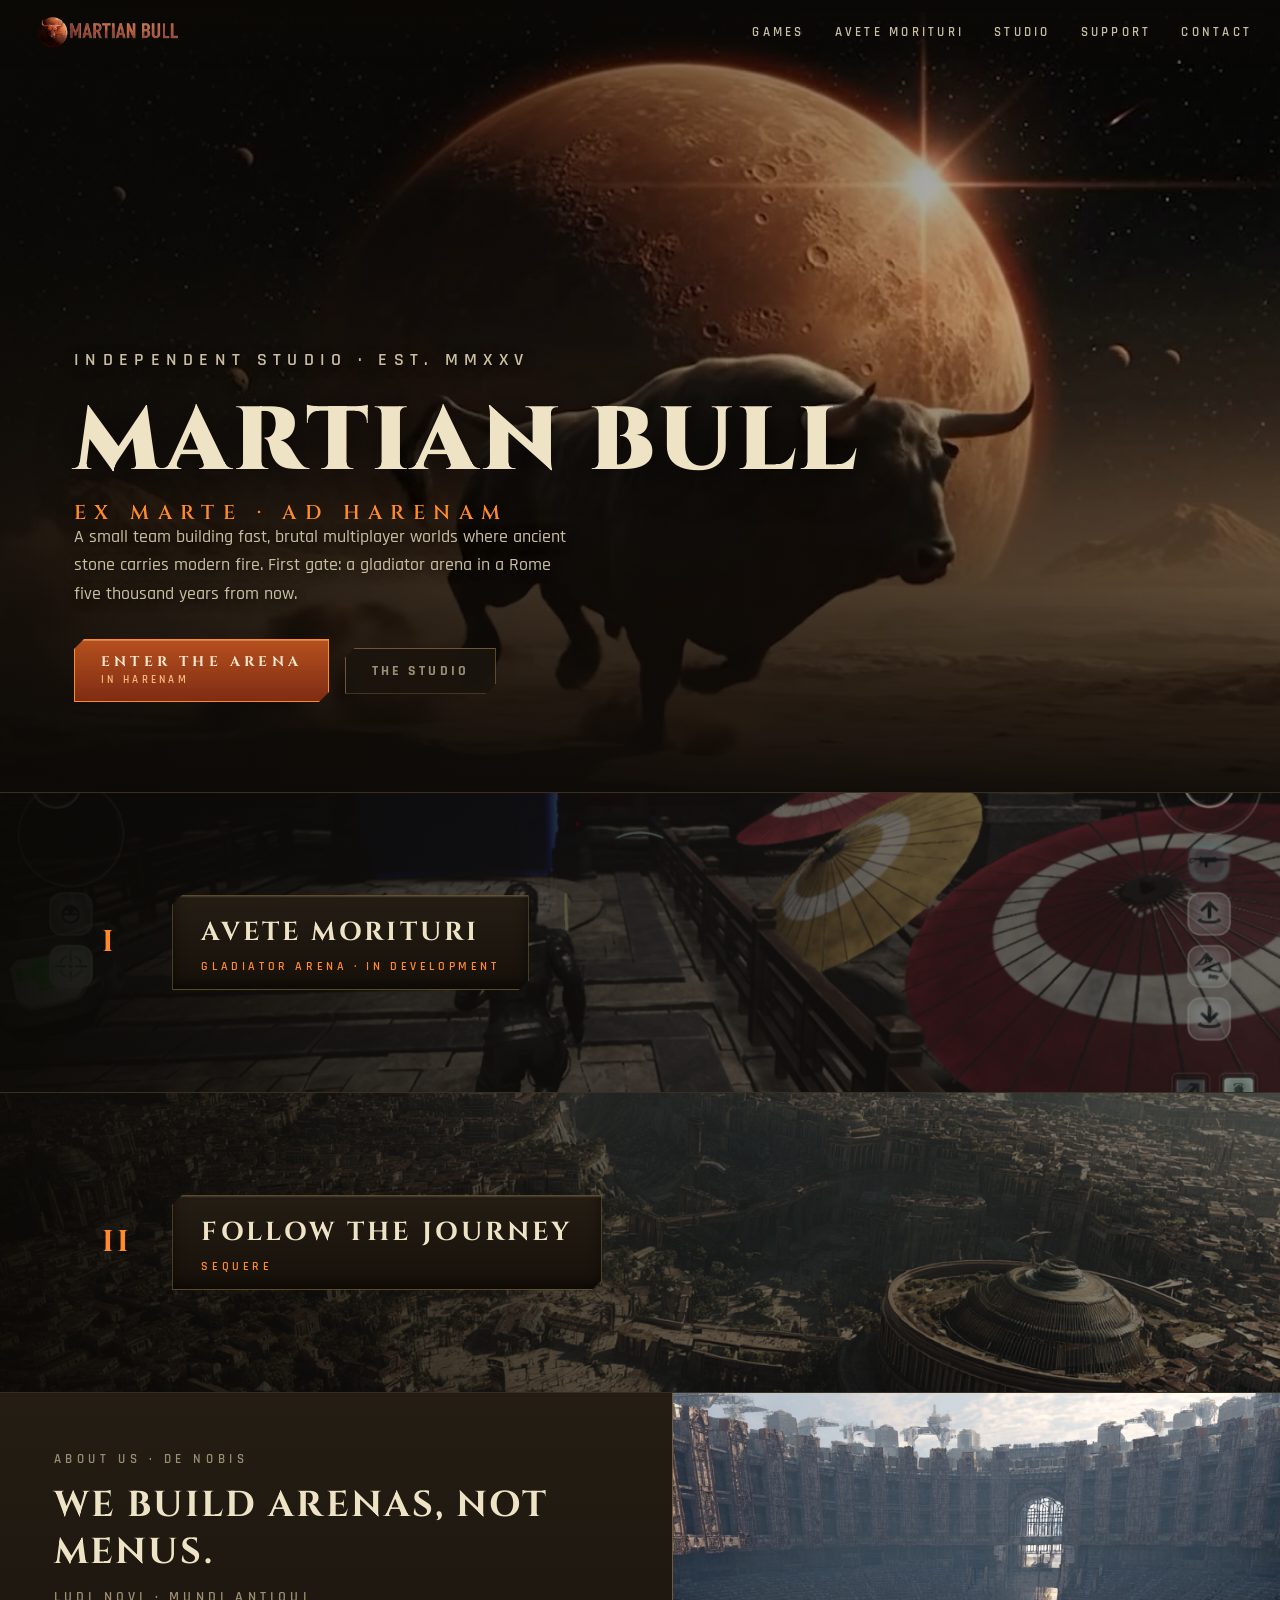
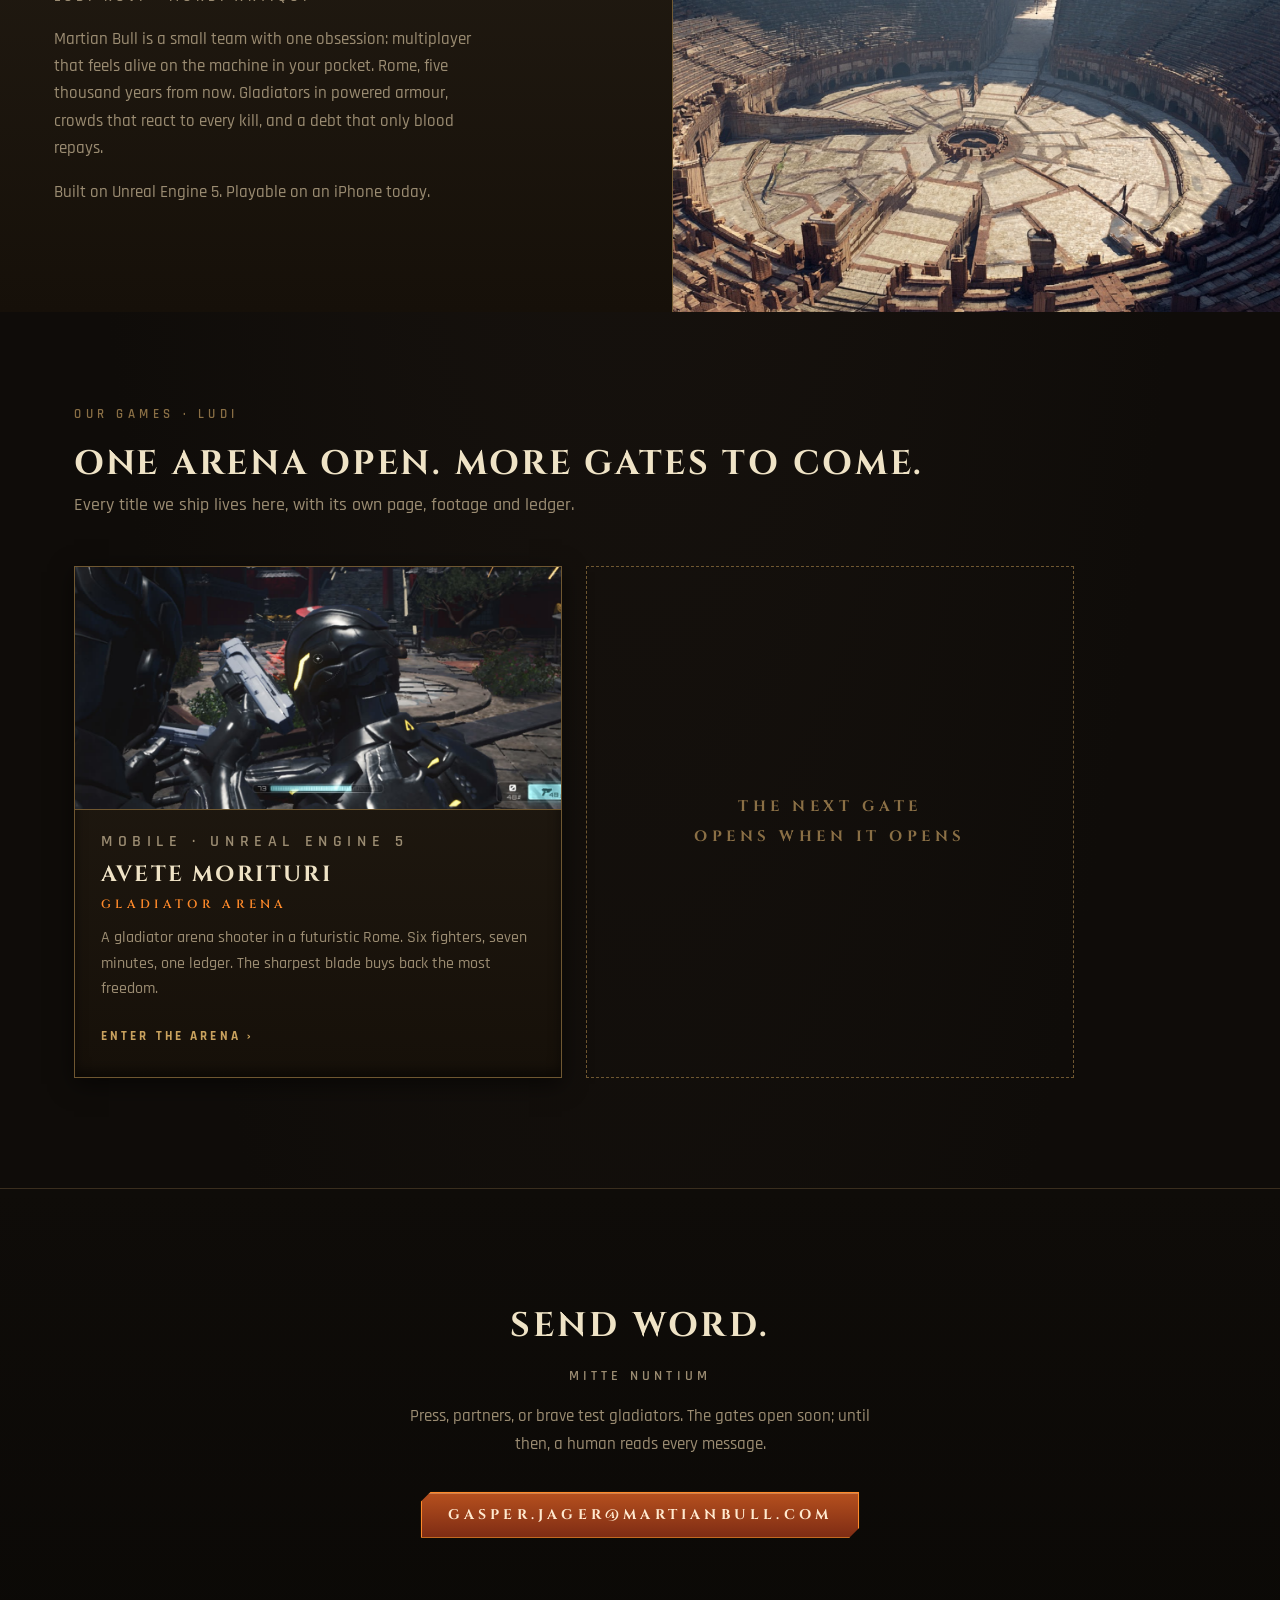
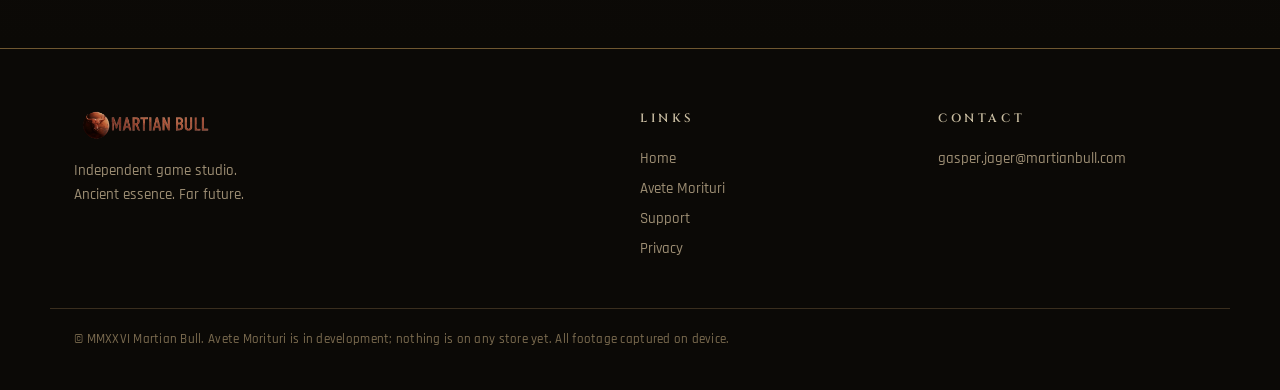
<file: index.html>
<!doctype html>
<html lang="en">
<head>
<meta charset="utf-8">
<meta name="viewport" content="width=device-width,initial-scale=1">
<title>Martian Bull — Game Studio</title>
<meta name="description" content="Martian Bull is an independent game studio. First title: Avete Morituri, a gladiator arena shooter set in a futuristic Rome, built on Unreal Engine 5 for mobile.">
<meta property="og:title" content="Martian Bull — Game Studio">
<meta property="og:description" content="Martian Bull is an independent game studio. First title: Avete Morituri, a gladiator arena shooter set in a futuristic Rome, built on Unreal Engine 5 for mobile.">
<meta property="og:image" content="https://martianbull.com/assets/media/gameplay_poster.jpg">
<meta property="og:type" content="website">
<link rel="canonical" href="https://martianbull.com/">
<meta name="theme-color" content="#0F0C09">
<link rel="icon" href="./assets/favicon.svg">
<link rel="preconnect" href="https://fonts.googleapis.com">
<link rel="preconnect" href="https://fonts.gstatic.com" crossorigin>
<link href="https://fonts.googleapis.com/css2?family=Cinzel:wght@400;600;700;900&family=Rajdhani:wght@400;500;600;700&display=swap" rel="stylesheet">
<link rel="stylesheet" href="./assets/style.css">
</head>
<body>
<a class="skip" href="#main">Skip to content</a>
<nav class="nav" aria-label="Site">
  <a class="brand" href="./"><img src="./assets/media/mb_logo.png" alt="Martian Bull"></a>
  <div class="links">
    <a href="./#games">Games</a>
    <a href="./avete-morituri/">Avete Morituri</a>
    <a href="./#about">Studio</a>
    <a href="./support/">Support</a>
    <a href="./#contact">Contact</a>
  </div>
</nav>

<header class="hero" id="main">
  <video autoplay muted loop playsinline poster="assets/media/hero_poster.jpg" aria-hidden="true">
    <source src="assets/media/hero.mp4" type="video/mp4">
  </video>
  <div class="shade"></div>
  <div class="content">
    <p class="eyebrow">Independent studio &middot; est. MMXXV</p>
    <h1>Martian Bull<span class="sub">Ex Marte &middot; Ad Harenam</span></h1>
    <p>A small team building fast, brutal multiplayer worlds where ancient stone carries modern fire. First gate: a gladiator arena in a Rome five thousand years from now.</p>
    <div class="actions">
      <a class="btn ember" href="avete-morituri/">Enter the arena<small>In harenam</small></a>
      <a class="btn" href="#about">The studio</a>
    </div>
  </div>
</header>

<a class="banner" href="avete-morituri/">
  <div class="bg" style="background-image:url('assets/media/gameplay_poster.jpg')"></div>
  <div class="tag"><div class="num">I</div><div class="title display panel">Avete Morituri<small>Gladiator arena &middot; in development</small></div></div>
</a>
<a class="banner" href="#contact">
  <div class="bg" style="background-image:url('assets/media/concept_rome.jpg')"></div>
  <div class="tag"><div class="num">II</div><div class="title display panel">Follow the journey<small>Sequere</small></div></div>
</a>

<section class="about" id="about">
  <div class="copy">
    <p class="eyebrow">About us &middot; De nobis</p>
    <h2>We build arenas, not menus.</h2>
    <p class="latin">Ludi novi &middot; mundi antiqui</p>
    <p>Martian Bull is a small team with one obsession: multiplayer that feels alive on the machine in your pocket. Rome, five thousand years from now. Gladiators in powered armour, crowds that react to every kill, and a debt that only blood repays.</p>
    <p>Built on Unreal Engine 5. Playable on an iPhone today.</p>
  </div>
  <div class="art" style="background-image:url('assets/media/concept_arena.jpg')" role="img" aria-label="Concept art of a futuristic Roman arena"></div>
</section>

<section class="projects" id="games">
  <div class="wrap">
    <p class="eyebrow">Our games &middot; Ludi</p>
    <h2>One arena open. More gates to come.</h2>
    <p class="lede">Every title we ship lives here, with its own page, footage and ledger.</p>
    <div class="cards">
      <article class="card panel lift">
        <a href="avete-morituri/">
          <div class="art" style="background-image:url('assets/media/gameplay_1.jpg')"></div>
          <div class="inner">
            <p class="eyebrow label">Mobile &middot; Unreal Engine 5</p>
            <h3>Avete Morituri<span class="sub">Gladiator arena</span></h3>
            <p>A gladiator arena shooter in a futuristic Rome. Six fighters, seven minutes, one ledger. The sharpest blade buys back the most freedom.</p>
            <span class="more">Enter the arena &rsaquo;</span>
          </div>
        </a>
      </article>
      <article class="card ghost" aria-label="Placeholder for the next game">
        <div class="display">The next gate<br>opens when it opens</div>
      </article>
    </div>
  </div>
</section>

<section class="cta" id="contact">
  <h2>Send word.</h2>
  <p class="latin">Mitte nuntium</p>
  <p>Press, partners, or brave test gladiators. The gates open soon; until then, a human reads every message.</p>
  <a class="btn ember" href="mailto:gasper.jager@martianbull.com">gasper.jager@martianbull.com</a>
</section>
<footer>
  <div class="wrap grid">
    <div>
      <img class="mark" src="./assets/media/mb_logo.png" alt="Martian Bull">
      <p>Independent game studio.<br>Ancient essence. Far future.</p>
    </div>
    <div>
      <h4>Links</h4>
      <a href="./">Home</a>
      <a href="./avete-morituri/">Avete Morituri</a>
      <a href="./support/">Support</a>
      <a href="./privacy/">Privacy</a>
    </div>
    <div>
      <h4>Contact</h4>
      <a href="mailto:gasper.jager@martianbull.com">gasper.jager@martianbull.com</a>
    </div>
  </div>
  <div class="wrap fine">&copy; MMXXVI Martian Bull. Avete Morituri is in development; nothing is on any store yet. All footage captured on device.</div>
</footer>
</body>
</html>
</file>
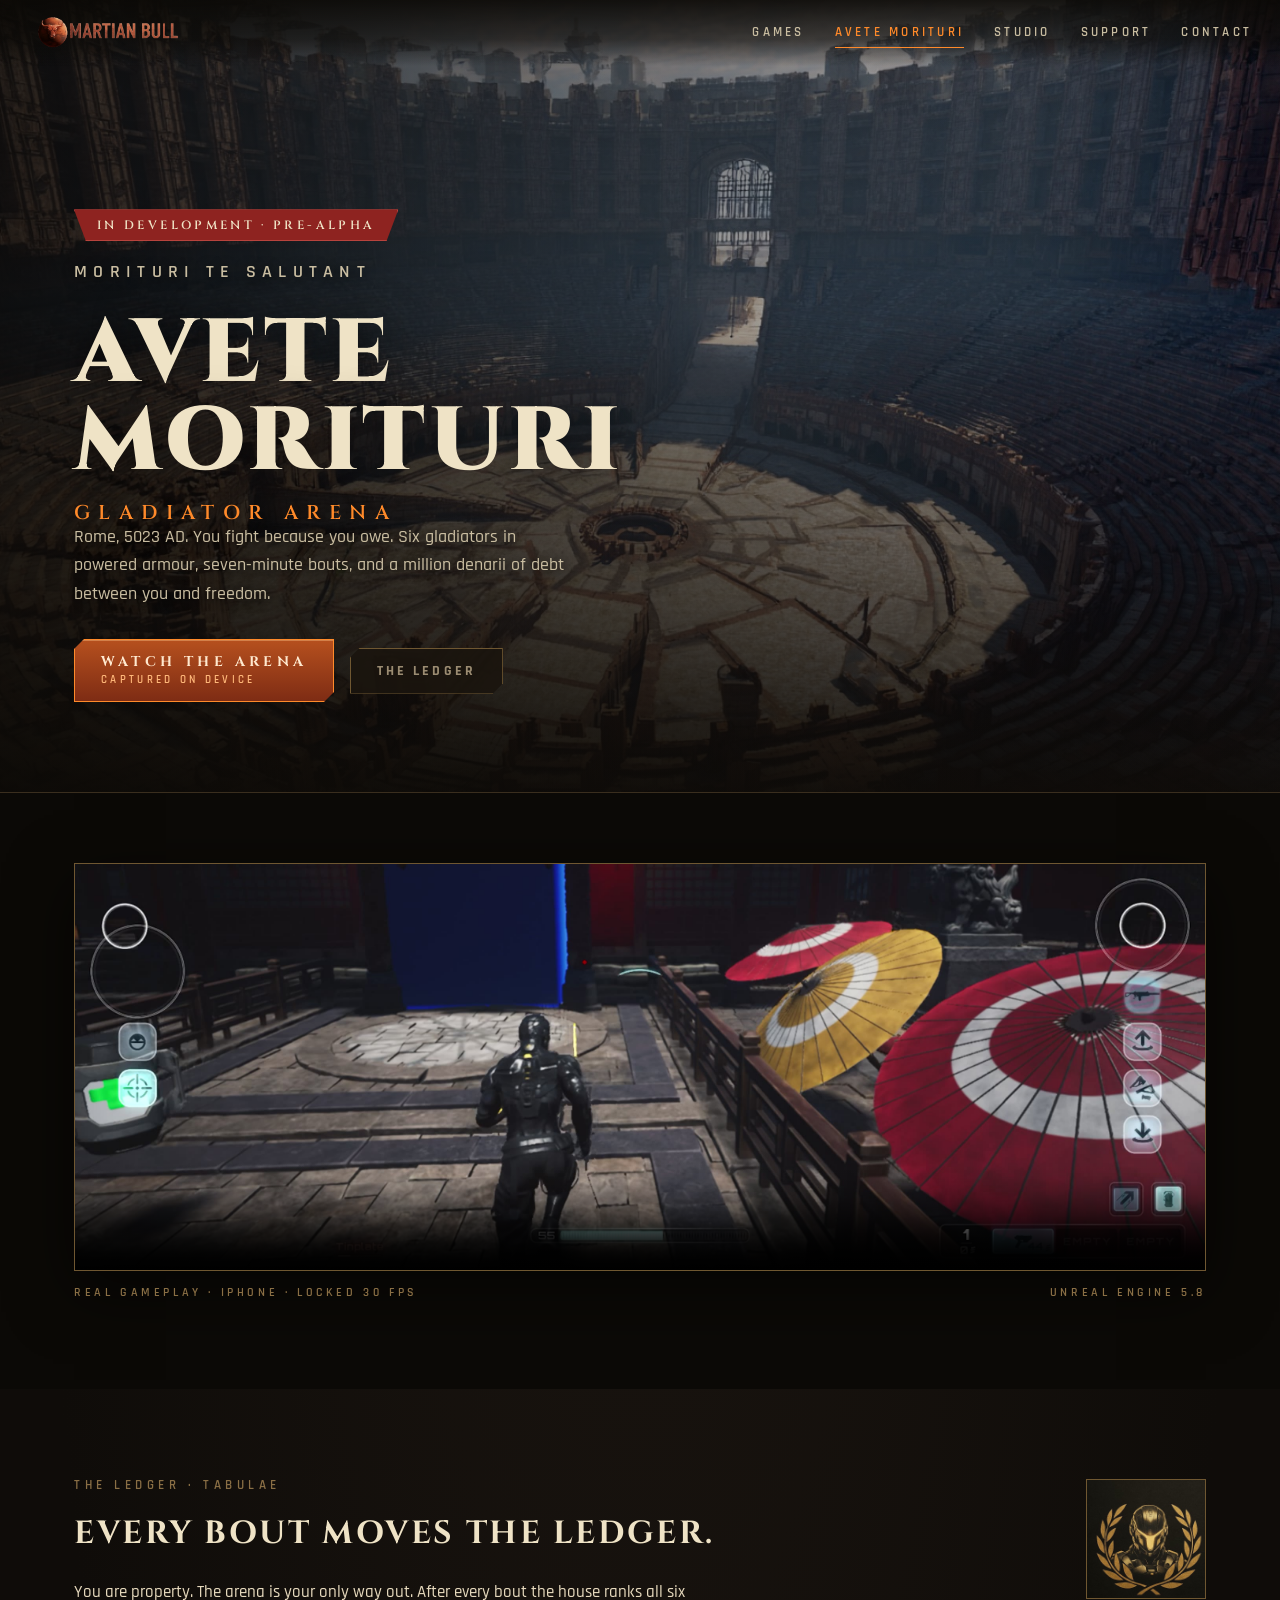
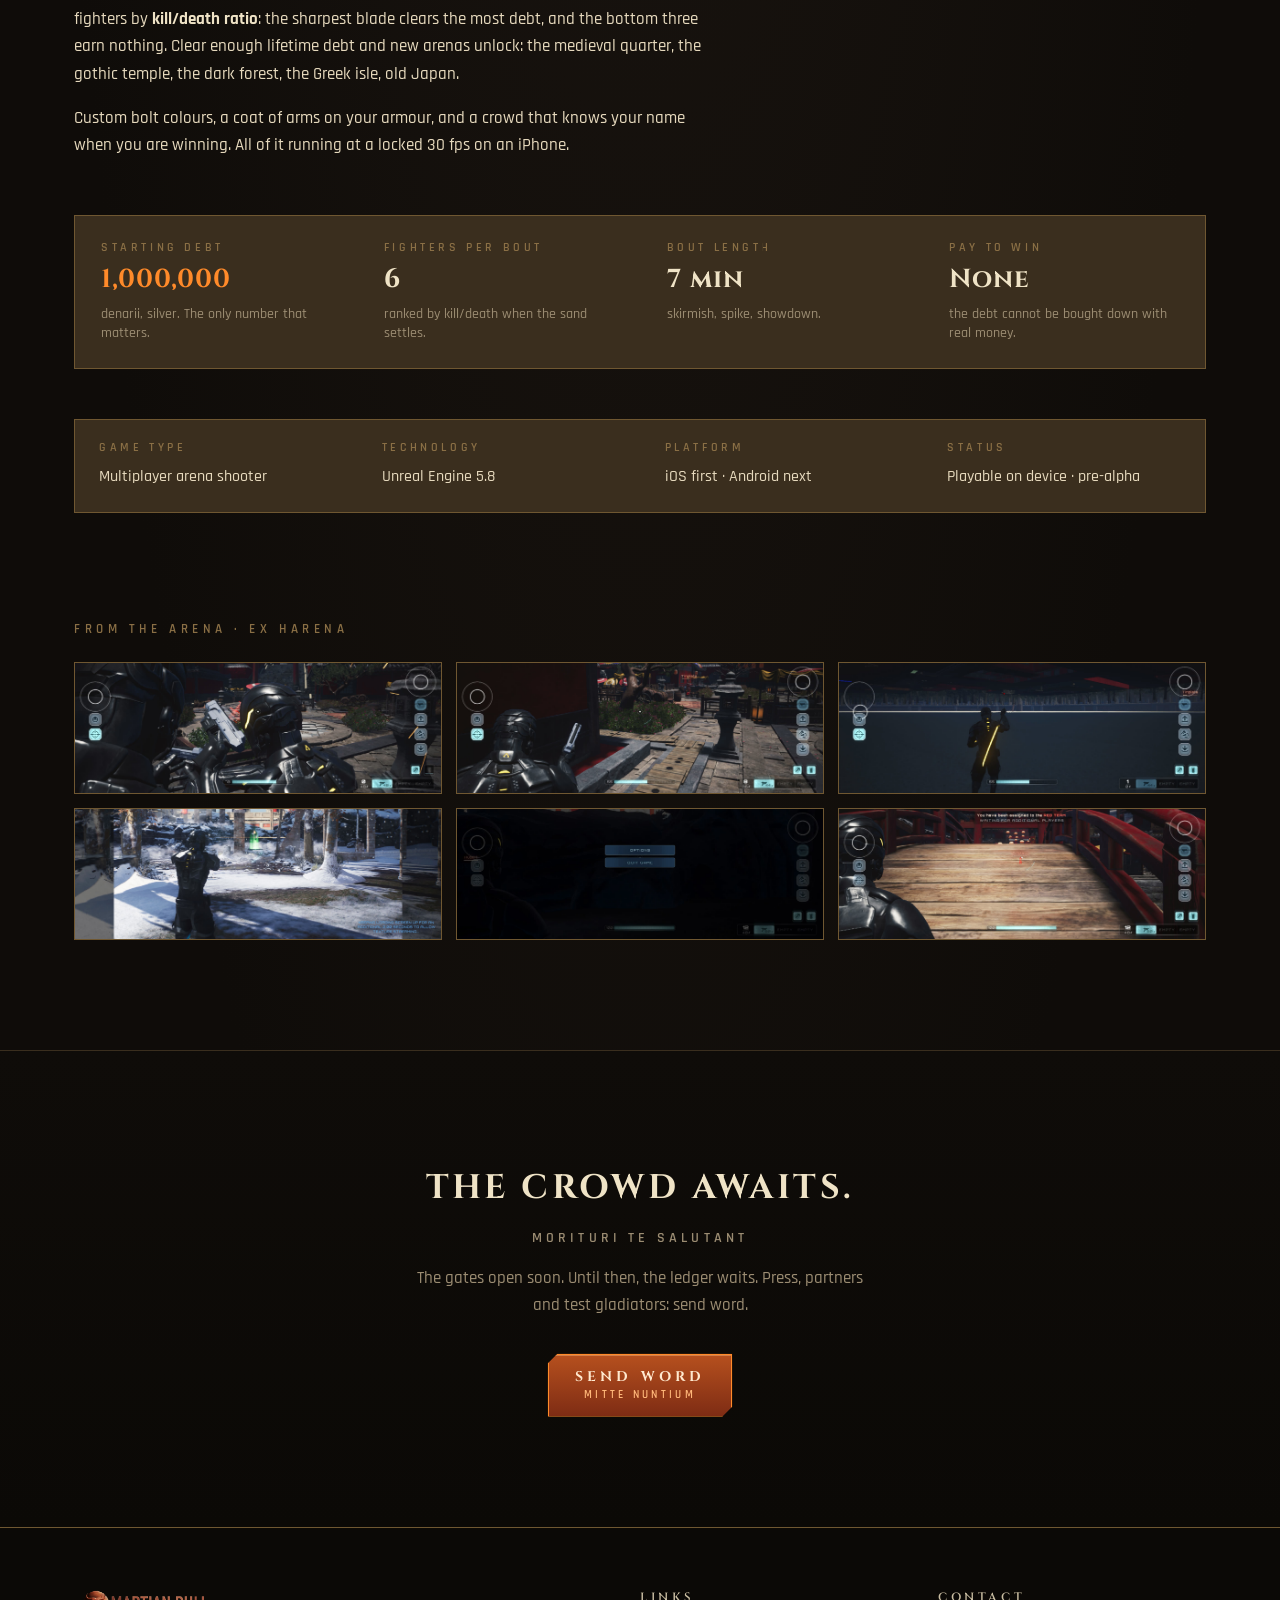
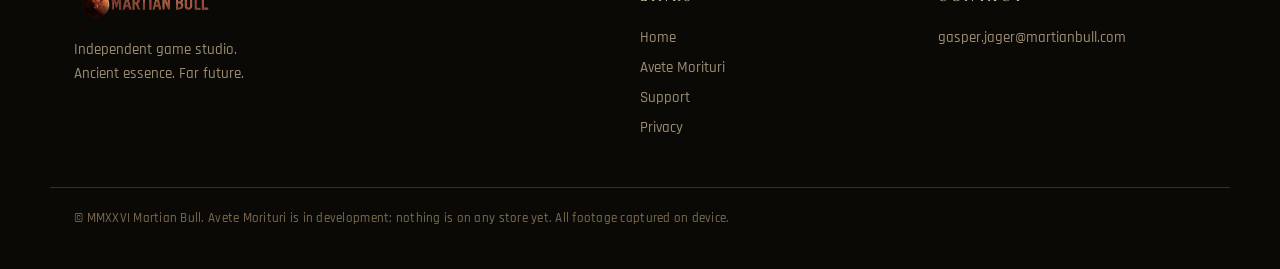
<file: avete-morituri/index.html>
<!doctype html>
<html lang="en">
<head>
<meta charset="utf-8">
<meta name="viewport" content="width=device-width,initial-scale=1">
<title>Avete Morituri — Gladiator Arena · Martian Bull</title>
<meta name="description" content="Avete Morituri: a gladiator arena shooter in a futuristic Rome. Six fighters, seven minutes, one debt. Real gameplay, captured on an iPhone. In development by Martian Bull.">
<meta property="og:title" content="Avete Morituri — Gladiator Arena · Martian Bull">
<meta property="og:description" content="Avete Morituri: a gladiator arena shooter in a futuristic Rome. Six fighters, seven minutes, one debt. Real gameplay, captured on an iPhone. In development by Martian Bull.">
<meta property="og:image" content="https://martianbull.com/assets/media/gameplay_poster.jpg">
<meta property="og:type" content="website">
<link rel="canonical" href="https://martianbull.com/avete-morituri/">
<meta name="theme-color" content="#0F0C09">
<link rel="icon" href="../assets/favicon.svg">
<link rel="preconnect" href="https://fonts.googleapis.com">
<link rel="preconnect" href="https://fonts.gstatic.com" crossorigin>
<link href="https://fonts.googleapis.com/css2?family=Cinzel:wght@400;600;700;900&family=Rajdhani:wght@400;500;600;700&display=swap" rel="stylesheet">
<link rel="stylesheet" href="../assets/style.css">
</head>
<body>
<a class="skip" href="#main">Skip to content</a>
<nav class="nav" aria-label="Site">
  <a class="brand" href="../"><img src="../assets/media/mb_logo.png" alt="Martian Bull"></a>
  <div class="links">
    <a href="../#games">Games</a>
    <a href="../avete-morituri/" aria-current="page">Avete Morituri</a>
    <a href="../#about">Studio</a>
    <a href="../support/">Support</a>
    <a href="../#contact">Contact</a>
  </div>
</nav>

<header class="hero" id="main">
  <img class="keyart" src="../assets/media/concept_arena.jpg" alt="" style="object-position:center 60%">
  <div class="shade"></div>
  <div class="content">
    <span class="vexillum">In development &middot; pre-alpha</span>
    <p class="eyebrow">Morituri te salutant</p>
    <h1>Avete<br>Morituri<span class="sub">Gladiator arena</span></h1>
    <p>Rome, 5023 AD. You fight because you owe. Six gladiators in powered armour, seven-minute bouts, and a million denarii of debt between you and freedom.</p>
    <div class="actions">
      <a class="btn ember" href="#footage">Watch the arena<small>Captured on device</small></a>
      <a class="btn" href="#ledger">The ledger</a>
    </div>
  </div>
</header>

<section class="videoband" id="footage">
  <div class="wrap">
    <video controls autoplay muted loop playsinline poster="../assets/media/gameplay_poster.jpg">
      <source src="../assets/media/gameplay.mp4" type="video/mp4">
    </video>
    <p class="cap"><span>Real gameplay &middot; iPhone &middot; locked 30 fps</span><span>Unreal Engine 5.8</span></p>
  </div>
</section>

<div class="wrap">
  <section class="section-pad" id="ledger">
    <img class="sigil" src="../assets/media/emblem.png" alt="Laurel and helm sigil">
    <p class="eyebrow">The ledger &middot; Tabulae</p>
    <h2>Every bout moves the ledger.</h2>
    <p class="prose">You are property. The arena is your only way out. After every bout the house ranks all six fighters by <strong>kill/death ratio</strong>: the sharpest blade clears the most debt, and the bottom three earn nothing. Clear enough lifetime debt and new arenas unlock: the medieval quarter, the gothic temple, the dark forest, the Greek isle, old Japan.</p>
    <p class="prose">Custom bolt colours, a coat of arms on your armour, and a crowd that knows your name when you are winning. All of it running at a locked 30 fps on an iPhone.</p>

    <div class="ledger">
      <div class="cell"><p class="k">Starting debt</p><p class="v ember">1,000,000</p><p class="n">denarii, silver. The only number that matters.</p></div>
      <div class="cell"><p class="k">Fighters per bout</p><p class="v">6</p><p class="n">ranked by kill/death when the sand settles.</p></div>
      <div class="cell"><p class="k">Bout length</p><p class="v">7 min</p><p class="n">skirmish, spike, showdown.</p></div>
      <div class="cell"><p class="k">Pay to win</p><p class="v">None</p><p class="n">the debt cannot be bought down with real money.</p></div>
    </div>

    <div class="specs">
      <div class="spec"><p class="k">Game type</p><p class="v">Multiplayer arena shooter</p></div>
      <div class="spec"><p class="k">Technology</p><p class="v">Unreal Engine 5.8</p></div>
      <div class="spec"><p class="k">Platform</p><p class="v">iOS first &middot; Android next</p></div>
      <div class="spec"><p class="k">Status</p><p class="v">Playable on device &middot; pre-alpha</p></div>
    </div>
  </section>

  <section class="section-pad">
    <p class="eyebrow">From the arena &middot; Ex harena</p>
    <div class="gallery">
      <img src="../assets/media/gameplay_1.jpg" alt="Arena combat, captured on device" loading="lazy">
      <img src="../assets/media/gameplay_2.jpg" alt="Arena combat, captured on device" loading="lazy">
      <img src="../assets/media/gameplay_3.jpg" alt="Arena combat, captured on device" loading="lazy">
      <img src="../assets/media/gameplay_4.jpg" alt="Arena combat, captured on device" loading="lazy">
      <img src="../assets/media/gameplay_5.jpg" alt="Arena combat, captured on device" loading="lazy">
      <img src="../assets/media/gameplay_6.jpg" alt="Arena combat, captured on device" loading="lazy">
    </div>
  </section>
</div>

<section class="cta" id="contact">
  <h2>The crowd awaits.</h2>
  <p class="latin">Morituri te salutant</p>
  <p>The gates open soon. Until then, the ledger waits. Press, partners and test gladiators: send word.</p>
  <a class="btn ember" href="mailto:gasper.jager@martianbull.com">Send word<small>Mitte nuntium</small></a>
</section>
<footer>
  <div class="wrap grid">
    <div>
      <img class="mark" src="../assets/media/mb_logo.png" alt="Martian Bull">
      <p>Independent game studio.<br>Ancient essence. Far future.</p>
    </div>
    <div>
      <h4>Links</h4>
      <a href="../">Home</a>
      <a href="../avete-morituri/">Avete Morituri</a>
      <a href="../support/">Support</a>
      <a href="../privacy/">Privacy</a>
    </div>
    <div>
      <h4>Contact</h4>
      <a href="mailto:gasper.jager@martianbull.com">gasper.jager@martianbull.com</a>
    </div>
  </div>
  <div class="wrap fine">&copy; MMXXVI Martian Bull. Avete Morituri is in development; nothing is on any store yet. All footage captured on device.</div>
</footer>
</body>
</html>
</file>
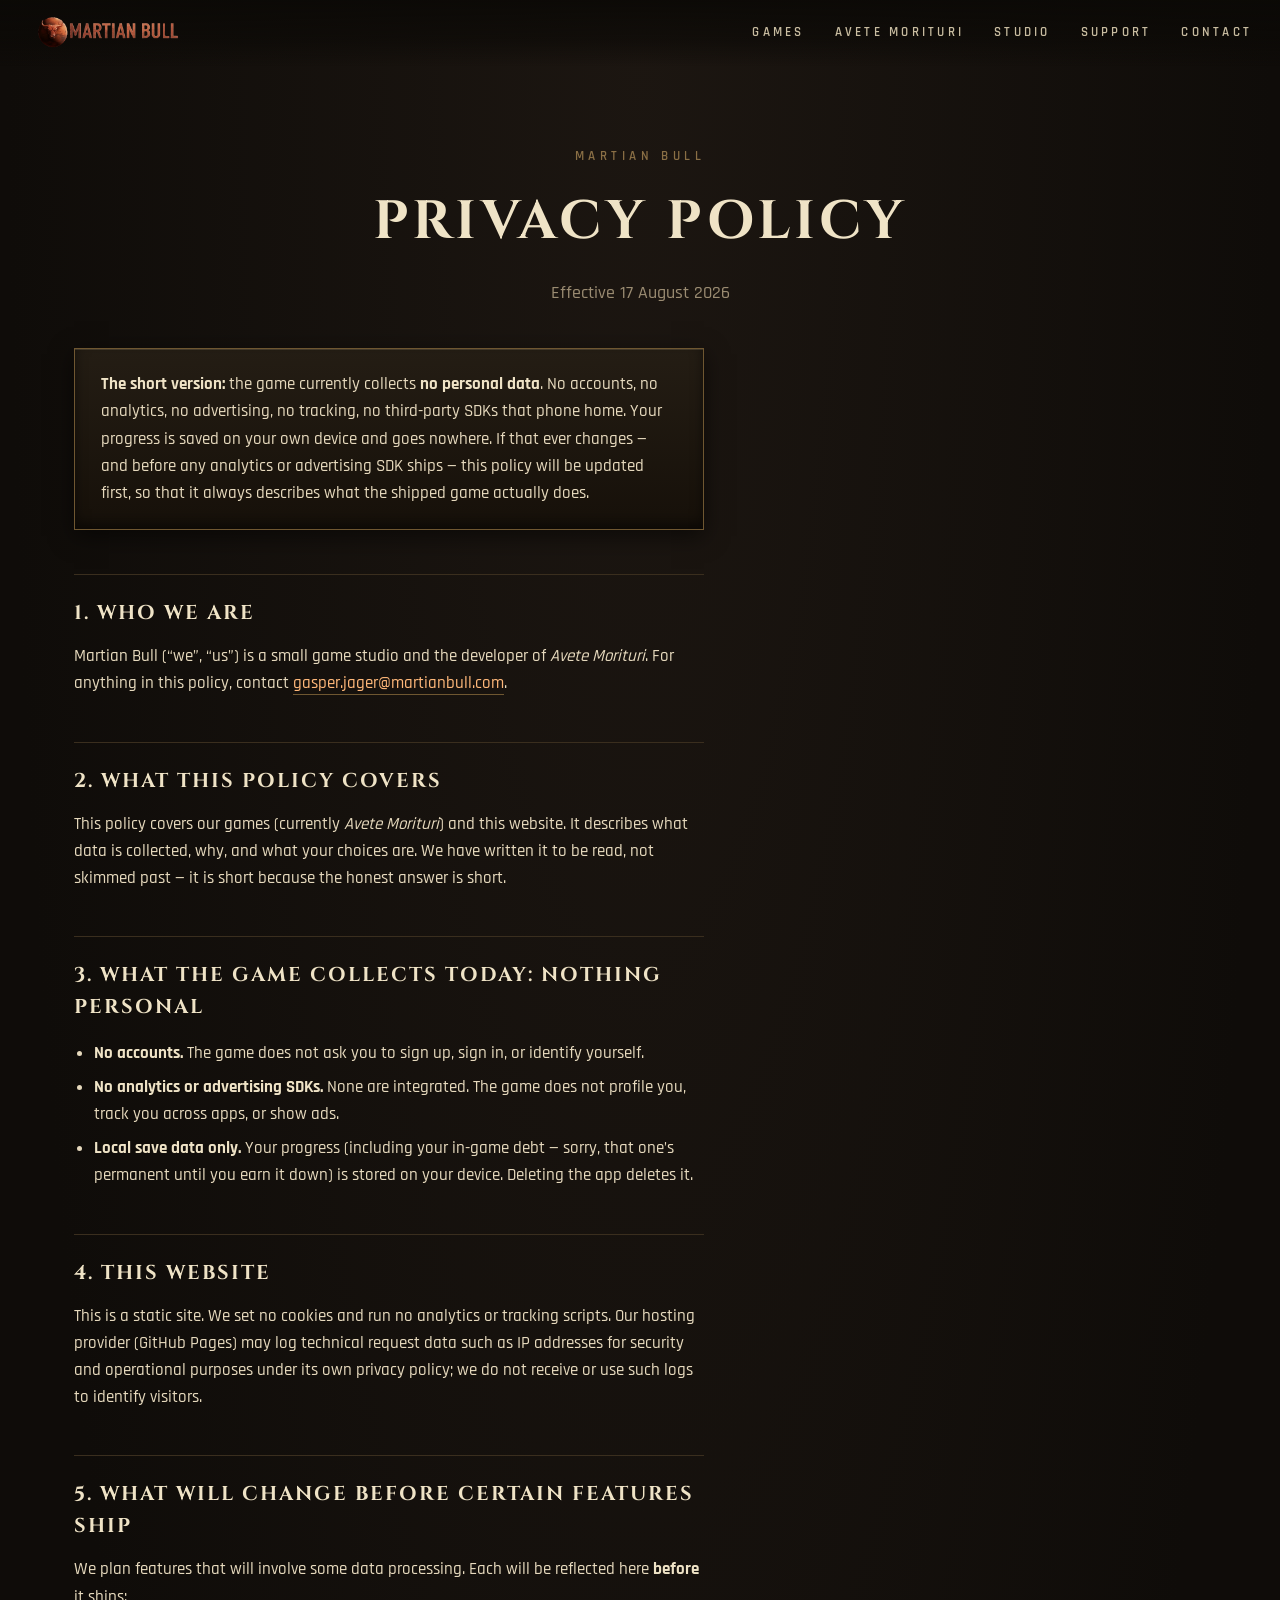
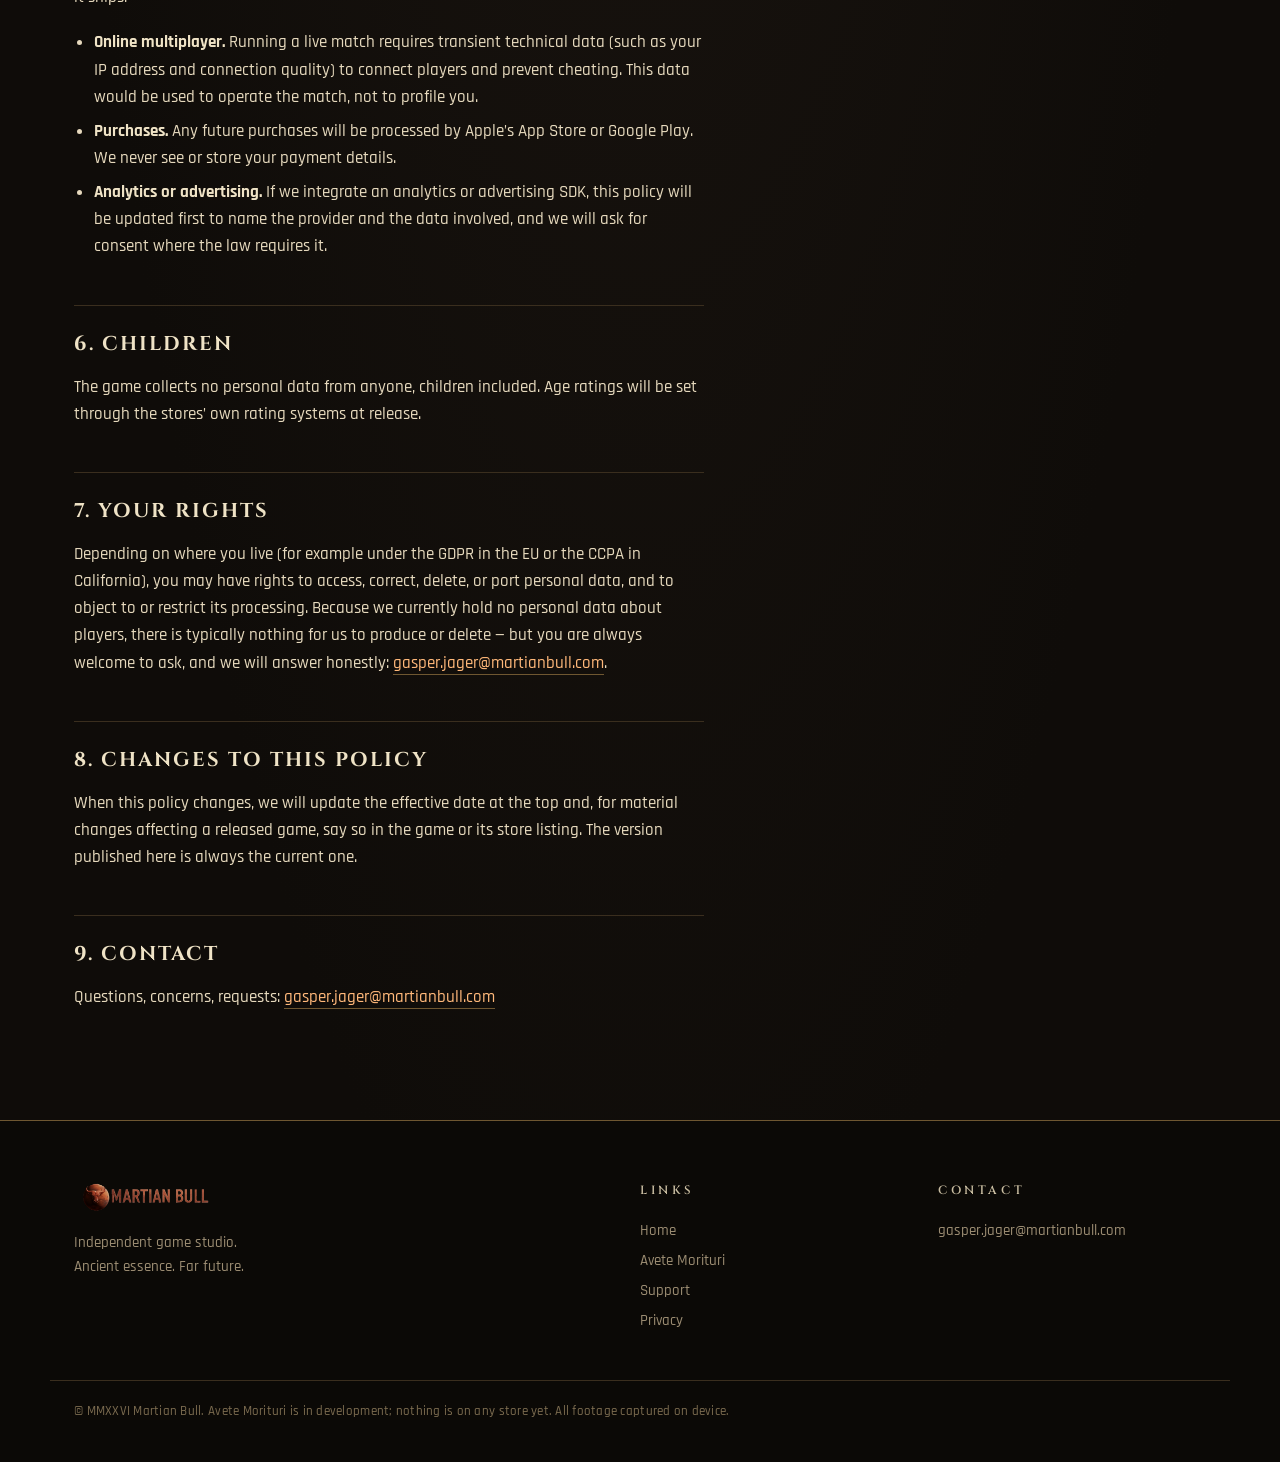
<file: privacy/index.html>
<!doctype html>
<html lang="en">
<head>
<meta charset="utf-8">
<meta name="viewport" content="width=device-width,initial-scale=1">
<title>Privacy Policy — Martian Bull</title>
<meta name="description" content="Privacy policy for Martian Bull games, including Avete Morituri.">
<meta property="og:title" content="Privacy Policy — Martian Bull">
<meta property="og:description" content="Privacy policy for Martian Bull games, including Avete Morituri.">
<meta property="og:image" content="https://martianbull.com/assets/media/gameplay_poster.jpg">
<meta property="og:type" content="website">
<link rel="canonical" href="https://martianbull.com/privacy/">
<meta name="theme-color" content="#0F0C09">
<link rel="icon" href="../assets/favicon.svg">
<link rel="preconnect" href="https://fonts.googleapis.com">
<link rel="preconnect" href="https://fonts.gstatic.com" crossorigin>
<link href="https://fonts.googleapis.com/css2?family=Cinzel:wght@400;600;700;900&family=Rajdhani:wght@400;500;600;700&display=swap" rel="stylesheet">
<link rel="stylesheet" href="../assets/style.css">
</head>
<body>
<a class="skip" href="#main">Skip to content</a>
<nav class="nav" aria-label="Site">
  <a class="brand" href="../"><img src="../assets/media/mb_logo.png" alt="Martian Bull"></a>
  <div class="links">
    <a href="../#games">Games</a>
    <a href="../avete-morituri/">Avete Morituri</a>
    <a href="../#about">Studio</a>
    <a href="../support/">Support</a>
    <a href="../#contact">Contact</a>
  </div>
</nav>

<main id="main">
  <div class="page-head wrap">
    <p class="eyebrow">Martian Bull</p>
    <h1>Privacy Policy</h1>
    <p class="lede">Effective 17 August 2026</p>
  </div>
  <div class="wrap legal">
    <div class="prose">

      <div class="notice panel">
        <p><strong>The short version:</strong> the game currently collects
        <strong>no personal data</strong>. No accounts, no analytics, no
        advertising, no tracking, no third-party SDKs that phone home. Your
        progress is saved on your own device and goes nowhere. If that ever
        changes &mdash; and before any analytics or advertising SDK ships
        &mdash; this policy will be updated first, so that it always describes
        what the shipped game actually does.</p>
      </div>

      <h2 id="who">1. Who we are</h2>
      <p>Martian Bull (&ldquo;we&rdquo;, &ldquo;us&rdquo;) is a small game
      studio and the developer of <em>Avete Morituri</em>. For
      anything in this policy, contact
      <a class="email" href="mailto:gasper.jager@martianbull.com">gasper.jager@martianbull.com</a>.</p>

      <h2 id="scope">2. What this policy covers</h2>
      <p>This policy covers our games (currently <em>Avete Morituri</em>) and this website. It describes what data is collected,
      why, and what your choices are. We have written it to be read, not
      skimmed past &mdash; it is short because the honest answer is short.</p>

      <h2 id="game">3. What the game collects today: nothing personal</h2>
      <ul>
        <li><strong>No accounts.</strong> The game does not ask you to sign up,
        sign in, or identify yourself.</li>
        <li><strong>No analytics or advertising SDKs.</strong> None are
        integrated. The game does not profile you, track you across apps, or
        show ads.</li>
        <li><strong>Local save data only.</strong> Your progress (including
        your in-game debt &mdash; sorry, that one&rsquo;s permanent until you
        earn it down) is stored on your device. Deleting the app deletes
        it.</li>
      </ul>

      <h2 id="site">4. This website</h2>
      <p>This is a static site. We set no cookies and run no analytics or
      tracking scripts. Our hosting provider (GitHub Pages) may log technical
      request data such as IP addresses for security and operational purposes
      under its own privacy policy; we do not receive or use such logs to
      identify visitors.</p>

      <h2 id="future">5. What will change before certain features ship</h2>
      <p>We plan features that will involve some data processing. Each will be
      reflected here <strong>before</strong> it ships:</p>
      <ul>
        <li><strong>Online multiplayer.</strong> Running a live match requires
        transient technical data (such as your IP address and connection
        quality) to connect players and prevent cheating. This data would be
        used to operate the match, not to profile you.</li>
        <li><strong>Purchases.</strong> Any future purchases will be processed
        by Apple&rsquo;s App Store or Google Play. We never see or store your
        payment details.</li>
        <li><strong>Analytics or advertising.</strong> If we integrate an
        analytics or advertising SDK, this policy will be updated first to name
        the provider and the data involved, and we will ask for consent where
        the law requires it.</li>
      </ul>

      <h2 id="children">6. Children</h2>
      <p>The game collects no personal data from anyone, children included.
      Age ratings will be set through the stores&rsquo; own rating systems at
      release.</p>

      <h2 id="rights">7. Your rights</h2>
      <p>Depending on where you live (for example under the GDPR in the EU or
      the CCPA in California), you may have rights to access, correct, delete,
      or port personal data, and to object to or restrict its processing.
      Because we currently hold no personal data about players, there is
      typically nothing for us to produce or delete &mdash; but you are always
      welcome to ask, and we will answer honestly:
      <a class="email" href="mailto:gasper.jager@martianbull.com">gasper.jager@martianbull.com</a>.</p>

      <h2 id="changes">8. Changes to this policy</h2>
      <p>When this policy changes, we will update the effective date at the
      top and, for material changes affecting a released game, say so in the
      game or its store listing. The version published here is always the
      current one.</p>

      <h2 id="contact">9. Contact</h2>
      <p>Questions, concerns, requests:
      <a class="email" href="mailto:gasper.jager@martianbull.com">gasper.jager@martianbull.com</a></p>

    </div>
  </div>
</main>
<footer>
  <div class="wrap grid">
    <div>
      <img class="mark" src="../assets/media/mb_logo.png" alt="Martian Bull">
      <p>Independent game studio.<br>Ancient essence. Far future.</p>
    </div>
    <div>
      <h4>Links</h4>
      <a href="../">Home</a>
      <a href="../avete-morituri/">Avete Morituri</a>
      <a href="../support/">Support</a>
      <a href="../privacy/">Privacy</a>
    </div>
    <div>
      <h4>Contact</h4>
      <a href="mailto:gasper.jager@martianbull.com">gasper.jager@martianbull.com</a>
    </div>
  </div>
  <div class="wrap fine">&copy; MMXXVI Martian Bull. Avete Morituri is in development; nothing is on any store yet. All footage captured on device.</div>
</footer>
</body>
</html>
</file>
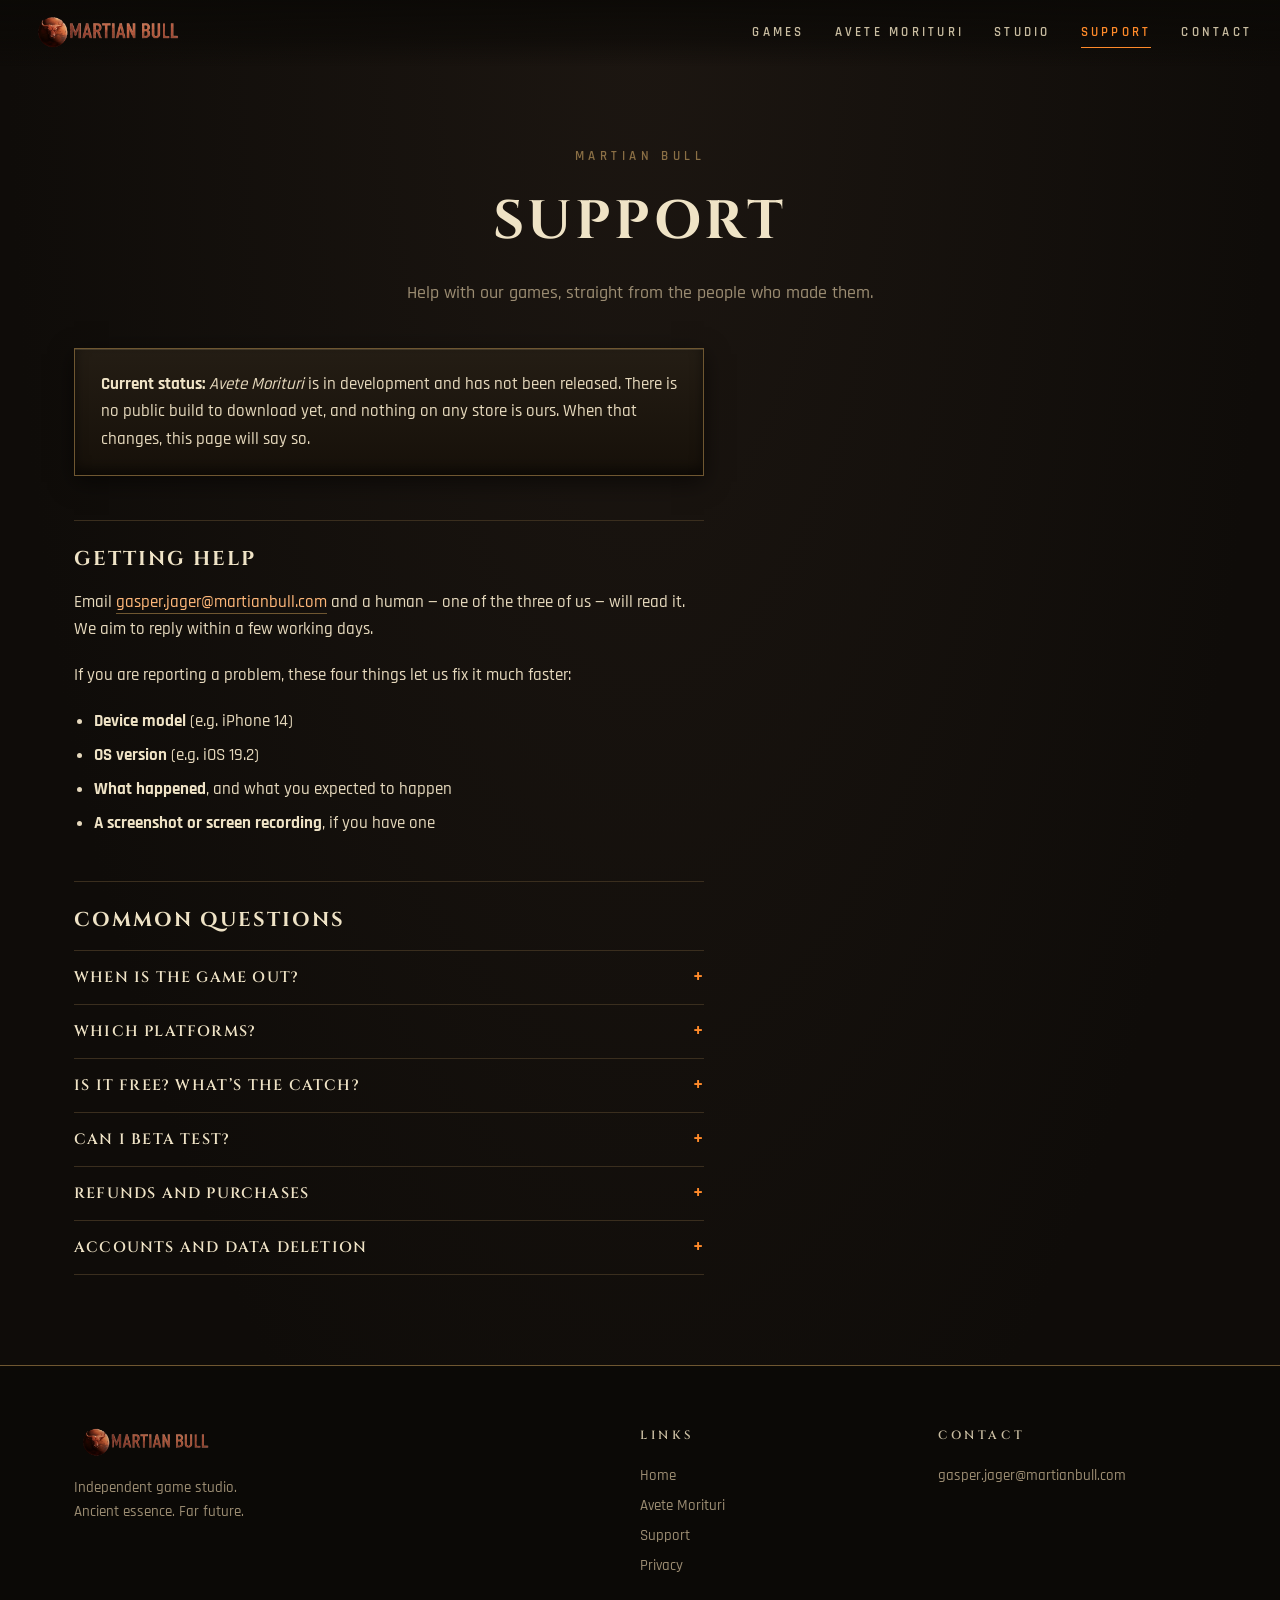
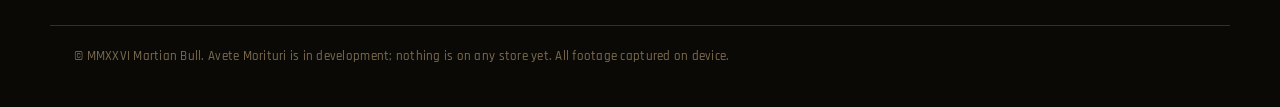
<file: support/index.html>
<!doctype html>
<html lang="en">
<head>
<meta charset="utf-8">
<meta name="viewport" content="width=device-width,initial-scale=1">
<title>Support — Martian Bull</title>
<meta name="description" content="Support for Martian Bull games. How to reach us, what to include in a bug report, and answers to common questions about Avete Morituri.">
<meta property="og:title" content="Support — Martian Bull">
<meta property="og:description" content="Support for Martian Bull games. How to reach us, what to include in a bug report, and answers to common questions about Avete Morituri.">
<meta property="og:image" content="https://martianbull.com/assets/media/gameplay_poster.jpg">
<meta property="og:type" content="website">
<link rel="canonical" href="https://martianbull.com/support/">
<meta name="theme-color" content="#0F0C09">
<link rel="icon" href="../assets/favicon.svg">
<link rel="preconnect" href="https://fonts.googleapis.com">
<link rel="preconnect" href="https://fonts.gstatic.com" crossorigin>
<link href="https://fonts.googleapis.com/css2?family=Cinzel:wght@400;600;700;900&family=Rajdhani:wght@400;500;600;700&display=swap" rel="stylesheet">
<link rel="stylesheet" href="../assets/style.css">
</head>
<body>
<a class="skip" href="#main">Skip to content</a>
<nav class="nav" aria-label="Site">
  <a class="brand" href="../"><img src="../assets/media/mb_logo.png" alt="Martian Bull"></a>
  <div class="links">
    <a href="../#games">Games</a>
    <a href="../avete-morituri/">Avete Morituri</a>
    <a href="../#about">Studio</a>
    <a href="../support/" aria-current="page">Support</a>
    <a href="../#contact">Contact</a>
  </div>
</nav>

<main id="main">
  <div class="page-head wrap">
    <p class="eyebrow">Martian Bull</p>
    <h1>Support</h1>
    <p class="lede">Help with our games, straight from the people who made them.</p>
  </div>
  <div class="wrap legal">
    <div class="prose">
      <div class="notice panel">
        <p><strong>Current status:</strong> <em>Avete Morituri</em> is in development and has not been released. There is no public
        build to download yet, and nothing on any store is ours. When that
        changes, this page will say so.</p>
      </div>

      <h2 id="status" class="display">Getting help</h2>
      <p>Email
      <a class="email" href="mailto:gasper.jager@martianbull.com">gasper.jager@martianbull.com</a>
      and a human &mdash; one of the three of us &mdash; will read it. We aim
      to reply within a few working days.</p>

      <p>If you are reporting a problem, these four things let us fix it much
      faster:</p>
      <ul>
        <li><strong>Device model</strong> (e.g. iPhone 14)</li>
        <li><strong>OS version</strong> (e.g. iOS 19.2)</li>
        <li><strong>What happened</strong>, and what you expected to happen</li>
        <li><strong>A screenshot or screen recording</strong>, if you have one</li>
      </ul>

      <h2 id="faq" class="display">Common questions</h2>

      <details>
        <summary>When is the game out?</summary>
        <div class="answer"><p>When it&rsquo;s ready. We have not announced a
        release date, and any date you see elsewhere is not from us.</p></div>
      </details>

      <details>
        <summary>Which platforms?</summary>
        <div class="answer"><p>iOS first, in landscape. Android is planned to
        follow. No other platforms are announced.</p></div>
      </details>

      <details>
        <summary>Is it free? What&rsquo;s the catch?</summary>
        <div class="answer"><p>Free to play. The only things we ever intend to
        sell are cosmetics &mdash; identity and status. The debt at the heart
        of the game can never be paid down with real money, there is no
        pay-to-win, and there are no loot boxes. That&rsquo;s the whole
        catch.</p></div>
      </details>

      <details>
        <summary>Can I beta test?</summary>
        <div class="answer"><p>There is no public test yet. If you&rsquo;d like
        to be considered when one opens, email us with your device model and
        we&rsquo;ll keep a list.</p></div>
      </details>

      <details>
        <summary>Refunds and purchases</summary>
        <div class="answer"><p>Nothing is for sale yet. Once the game is live,
        purchases will be handled by Apple&rsquo;s App Store or Google Play,
        and refunds go through them &mdash; we never see or store your payment
        details. If a purchase misbehaves in-game, email us and we&rsquo;ll
        sort it out.</p></div>
      </details>

      <details>
        <summary>Accounts and data deletion</summary>
        <div class="answer"><p>The game currently has no accounts and collects
        no personal data, so there is nothing to delete. See the
        <a href="../privacy/index.html">privacy policy</a> for the full,
        honest picture.</p></div>
      </details>
    </div>
  </div>
</main>
<footer>
  <div class="wrap grid">
    <div>
      <img class="mark" src="../assets/media/mb_logo.png" alt="Martian Bull">
      <p>Independent game studio.<br>Ancient essence. Far future.</p>
    </div>
    <div>
      <h4>Links</h4>
      <a href="../">Home</a>
      <a href="../avete-morituri/">Avete Morituri</a>
      <a href="../support/">Support</a>
      <a href="../privacy/">Privacy</a>
    </div>
    <div>
      <h4>Contact</h4>
      <a href="mailto:gasper.jager@martianbull.com">gasper.jager@martianbull.com</a>
    </div>
  </div>
  <div class="wrap fine">&copy; MMXXVI Martian Bull. Avete Morituri is in development; nothing is on any store yet. All footage captured on device.</div>
</footer>
</body>
</html>
</file>
<file: assets/style.css>
/* Martian Bull — studio site.
   Styled to the Avete Morituri Design Bible v1.0 (Documents/Martian Bull/Brand
   Bible): basalt grounds, bone text, bronze structure, ONE ember accent, blood
   only as the vexillum ribbon. Cinzel speaks in stone; Rajdhani does the work.
   No rounded corners anywhere; edges are square or chiseled. No pure black or
   pure white. Layout follows Gasper's mockups (Website design/*.jpg). */
:root{
  --basalt-900:#0B0906; --basalt-800:#0F0C09; --stone-deep:#1C1611;
  --stone-top:#241D14; --stone-bot:#161009;
  --bone-100:#EFE3C6; --bone-200:#E6D9BD; --bone-400:#C9BDA1;
  --dim-500:#9B8C72; --dim-600:#8A6F45; --dim-700:#7C6C50;
  --bronze-border:#6F5731; --bronze-bright:#C9A25E; --bronze-line:#3A2E1E; --gold:#D4A545;
  --ember:#FF8A2A; --ember-hi:#FFB87A; --ember-cta-top:#B6501E; --ember-cta-bot:#7E2C14; --ember-cta-text:#FFE9CF;
  --glow:rgba(255,120,30,.45); --glow-soft:rgba(255,120,30,.35);
  --blood-600:#8E2320; --blood-400:#B8433D;
  --display:"Cinzel","Trajan Pro",Georgia,"Times New Roman",serif;
  --ui:"Rajdhani","Segoe UI",system-ui,-apple-system,sans-serif;
  --chisel:polygon(10px 0,100% 0,100% calc(100% - 10px),calc(100% - 10px) 100%,0 100%,0 10px);
}
*{box-sizing:border-box}
html{scroll-behavior:smooth;-webkit-text-size-adjust:100%}
body{margin:0;color:var(--bone-200);background:var(--basalt-800);
  background-image:radial-gradient(ellipse at 50% 0%,var(--stone-deep) 0%,var(--basalt-800) 70%);
  font:500 17px/1.6 var(--ui)}
img,video{max-width:100%;display:block}
a{color:inherit;text-decoration:none}
:focus-visible{outline:2px solid var(--ember);outline-offset:3px}
.wrap{max-width:1180px;margin:0 auto;padding:0 24px}
.skip{position:absolute;left:-999px;top:8px;background:var(--stone-top);color:var(--bone-100);padding:8px 14px;border:1px solid var(--ember);z-index:100}
.skip:focus{left:8px}

/* type roles — never swap their jobs */
.display,h1,h2,h3,h4{font-family:var(--display);text-transform:uppercase;color:var(--bone-100);font-weight:700;margin:0}
.eyebrow{font:600 13px/1 var(--ui);letter-spacing:.35em;text-transform:uppercase;color:var(--dim-600);margin:0 0 16px}
.latin{font:600 14px/1 var(--ui);letter-spacing:.3em;text-transform:uppercase;color:var(--ember);margin:14px 0 22px}
.lede{color:var(--dim-500);font-size:18px;max-width:60ch}
.prose{max-width:70ch;color:var(--bone-200)}
.prose p{margin:0 0 1.1em}
.prose strong{color:var(--bone-100)}
.prose a{color:var(--ember-hi);border-bottom:1px solid var(--bronze-border)}
.prose a:hover{color:var(--ember);border-color:var(--ember)}
.prose h2{font-size:20px;letter-spacing:.1em;margin:44px 0 14px;padding-top:22px;border-top:1px solid var(--bronze-line)}
.prose ul{padding-left:1.2em}
.prose li{margin:0 0 .4em}
.rule{height:1px;background:var(--bronze-line);border:0;margin:0}

/* stone panel — carved, not floating */
.panel{background:linear-gradient(180deg,var(--stone-top),var(--stone-bot));border:1px solid var(--bronze-border);
  box-shadow:inset 0 1px 0 rgba(233,209,160,.16),inset 0 -6px 12px rgba(0,0,0,.5),0 6px 22px rgba(0,0,0,.55)}
.panel.lift{transition:border-color .2s,box-shadow .2s,transform .2s}
.panel.lift:hover{border-color:var(--ember);transform:translateY(-4px);
  box-shadow:inset 0 1px 0 rgba(233,209,160,.2),inset 0 -6px 12px rgba(0,0,0,.5),0 0 22px var(--glow-soft),0 10px 30px rgba(0,0,0,.6)}

/* buttons — one ember CTA per viewport */
.btn{display:inline-block;font:700 14px/1 var(--ui);letter-spacing:.22em;text-transform:uppercase;padding:15px 26px;
  background:rgba(26,20,14,.9);border:1px solid var(--bronze-border);color:var(--dim-500);clip-path:var(--chisel);transition:color .2s,border-color .2s,box-shadow .2s}
.btn:hover{border-color:var(--ember);color:var(--ember)}
.btn.ember{font:700 14px/1 var(--display);letter-spacing:.3em;color:var(--ember-cta-text);
  background:linear-gradient(180deg,var(--ember-cta-top),var(--ember-cta-bot));border-color:var(--ember);
  box-shadow:0 0 26px var(--glow),inset 0 1px 0 rgba(255,200,140,.4)}
.btn.ember:hover{color:var(--ember-cta-text);box-shadow:0 0 40px rgba(255,120,30,.7),inset 0 1px 0 rgba(255,200,140,.5)}
.btn.ember small{display:block;font:600 11px/1 var(--ui);letter-spacing:.3em;margin-top:6px;color:var(--ember-hi)}

/* vexillum — blood fabric for proclamations only */
.vexillum{display:inline-block;background:var(--blood-600);border:1px solid var(--blood-400);color:var(--bone-100);
  font:600 12px/1 var(--display);letter-spacing:.28em;text-transform:uppercase;padding:9px 22px;
  clip-path:polygon(0 0,100% 0,calc(100% - 12px) 100%,12px 100%)}

/* nav */
.nav{position:fixed;inset:0 0 auto 0;z-index:50;display:flex;align-items:center;justify-content:space-between;gap:16px;
  padding:14px 28px;background:linear-gradient(180deg,rgba(11,9,6,.92) 0%,rgba(11,9,6,.6) 60%,rgba(11,9,6,0) 100%)}
.nav .brand img{height:38px;width:auto}
.nav .links{display:flex;gap:30px;font:600 13px/1 var(--ui);letter-spacing:.25em;text-transform:uppercase;color:var(--bone-400)}
.nav .links a{padding:8px 0;border-bottom:1px solid transparent;transition:color .15s,border-color .15s}
.nav .links a:hover,.nav .links a[aria-current="page"]{color:var(--ember);border-color:var(--ember)}

/* full-bleed hero, wordmark left-anchored like the title screen */
.hero{position:relative;min-height:88vh;display:flex;align-items:flex-end;overflow:hidden;background:var(--basalt-900)}
.hero video,.hero .keyart{position:absolute;inset:0;width:100%;height:100%;object-fit:cover;object-position:center 30%}
.hero .shade{position:absolute;inset:0;background:
  linear-gradient(90deg,rgba(11,9,6,.82) 0%,rgba(11,9,6,.45) 45%,rgba(11,9,6,.15) 100%),
  linear-gradient(180deg,rgba(11,9,6,.2) 0%,rgba(11,9,6,0) 40%,rgba(15,12,9,.96) 100%)}
.hero .content{position:relative;width:100%;max-width:1180px;margin:0 auto;padding:140px 24px 90px}
.hero h1{font-weight:900;font-size:clamp(40px,7vw,96px);line-height:.98;letter-spacing:.04em;text-shadow:0 6px 40px rgba(0,0,0,.8)}
.hero h1 .sub{display:block;font-weight:600;font-size:clamp(14px,1.6vw,20px);letter-spacing:.42em;color:var(--ember);margin-top:16px}
.hero p{color:var(--bone-400);max-width:56ch;font-size:18px;margin:0 0 30px;text-shadow:0 2px 12px rgba(0,0,0,.9)}
.hero .actions{display:flex;gap:16px;flex-wrap:wrap;align-items:center}
.hero .vexillum{margin-bottom:22px}

/* numbered banners (mockup _01 / _02, numerals in stone) */
.banner{position:relative;display:block;height:300px;overflow:hidden;background:var(--basalt-900);border-top:1px solid var(--bronze-line)}
.banner .bg{position:absolute;inset:0;background-size:cover;background-position:center;opacity:.5;
  filter:sepia(.25) saturate(.9);transition:transform .6s,opacity .3s}
.banner:hover .bg{transform:scale(1.04);opacity:.7}
.banner::after{content:"";position:absolute;inset:0;background:linear-gradient(90deg,rgba(11,9,6,.9),rgba(11,9,6,.2) 60%,rgba(11,9,6,0))}
.banner .tag{position:absolute;left:8%;top:50%;transform:translateY(-50%);display:flex;align-items:center;gap:26px;z-index:1}
.banner .num{font:700 30px/1 var(--display);color:var(--ember);letter-spacing:.1em;min-width:44px}
.banner .title{padding:16px 28px;font-size:clamp(16px,2.4vw,26px);letter-spacing:.12em;clip-path:var(--chisel)}
.banner .title small{display:block;font:600 12px/1 var(--ui);letter-spacing:.3em;color:var(--ember);margin-top:8px}

/* about */
.about{display:grid;grid-template-columns:1.05fr .95fr;min-height:520px;border-top:1px solid var(--bronze-line)}
.about .copy{padding:9% 8%;background:linear-gradient(180deg,var(--stone-top),var(--stone-bot))}
.about h2{font-size:clamp(24px,3vw,36px);line-height:1.3;letter-spacing:.06em;margin:0 0 6px}
.about p{color:var(--dim-500);max-width:48ch}
.about .art{background-size:cover;background-position:center;min-height:320px;border-left:1px solid var(--bronze-border);
  filter:sepia(.15) saturate(1.05)}

/* games */
.projects{padding:96px 0 110px}
.projects h2{font-size:clamp(24px,3vw,34px);letter-spacing:.08em}
.projects .lede{margin:0 0 46px}
.cards{display:grid;grid-template-columns:repeat(auto-fit,minmax(300px,1fr));gap:24px;max-width:1000px}
.card{padding:0 0 28px}
.card .art{aspect-ratio:16/8;background-size:cover;background-position:center;border-bottom:1px solid var(--bronze-border)}
.card .inner{padding:24px 26px 0}
.card .label{margin:0 0 12px}
.card h3{font-size:22px;letter-spacing:.1em;line-height:1.2}
.card h3 .sub{display:block;font-weight:600;font-size:12px;letter-spacing:.36em;color:var(--ember);margin-top:8px}
.card p{color:var(--dim-500);font-size:16px;margin:14px 0 20px}
.card .more{font:700 13px/1 var(--ui);letter-spacing:.24em;text-transform:uppercase;color:var(--bronze-bright)}
.card:hover .more{color:var(--ember)}
.card.ghost{border:1px dashed var(--bronze-border);background:none;box-shadow:none;display:flex;align-items:center;justify-content:center;
  min-height:300px;text-align:center;padding:26px}
.card.ghost .display{color:var(--dim-600);font-size:15px;letter-spacing:.3em;line-height:2}

/* game page */
.videoband{padding:0 0 90px;background:var(--basalt-900);border-top:1px solid var(--bronze-line)}
.videoband .wrap{padding-top:70px}
.videoband video{width:100%;border:1px solid var(--bronze-border);box-shadow:0 20px 60px rgba(0,0,0,.6)}
.videoband .cap{font:600 12px/1 var(--ui);letter-spacing:.3em;text-transform:uppercase;color:var(--dim-600);margin:16px 0 0;display:flex;justify-content:space-between;gap:12px;flex-wrap:wrap}
.section-pad{padding:90px 0 20px}
.section-pad h2{font-size:clamp(22px,2.8vw,32px);letter-spacing:.08em;margin:0 0 20px}
.ledger{display:grid;grid-template-columns:repeat(auto-fit,minmax(220px,1fr));gap:1px;background:var(--bronze-line);border:1px solid var(--bronze-border);margin:56px 0 0}
.ledger .cell{padding:26px 26px 24px}
.ledger .k{font:600 12px/1 var(--ui);letter-spacing:.3em;text-transform:uppercase;color:var(--dim-600);margin:0 0 12px}
.ledger .v{font:700 26px/1.1 var(--display);color:var(--bone-100);letter-spacing:.04em;margin:0;font-variant-numeric:tabular-nums}
.ledger .v.ember{color:var(--ember)}
.ledger .n{font:500 14px/1.4 var(--ui);color:var(--dim-500);margin:10px 0 0}
.specs{display:grid;grid-template-columns:repeat(auto-fit,minmax(220px,1fr));gap:1px;background:var(--bronze-line);border:1px solid var(--bronze-border);margin:50px 0 0}
.spec{padding:22px 24px}
.spec .k{font:600 12px/1 var(--ui);letter-spacing:.3em;text-transform:uppercase;color:var(--dim-600);margin:0 0 10px}
.spec .v{margin:0;font-size:16px;color:var(--bone-200)}
.gallery{display:grid;grid-template-columns:repeat(auto-fit,minmax(320px,1fr));gap:14px;margin:26px 0 90px}
.gallery img{border:1px solid var(--bronze-border);aspect-ratio:2868/1030;object-fit:cover;width:100%;transition:border-color .2s}
.gallery img:hover{border-color:var(--ember)}
.sigil{width:120px;height:120px;border:1px solid var(--bronze-border);float:right;margin:0 0 20px 30px}

/* CTA band + footer */
.cta{text-align:center;padding:110px 24px;border-top:1px solid var(--bronze-line);background:linear-gradient(180deg,var(--basalt-800),var(--basalt-900))}
.cta h2{font-size:clamp(22px,3vw,34px);letter-spacing:.1em}
.cta .latin{margin:16px auto 20px}
.cta p{color:var(--dim-500);max-width:52ch;margin:0 auto 34px}
footer{background:var(--basalt-900);padding:60px 0 40px;font-size:15px;color:var(--dim-500);border-top:1px solid var(--bronze-border)}
footer .grid{display:grid;grid-template-columns:2fr 1fr 1fr;gap:30px}
footer h4{font-size:12px;letter-spacing:.3em;font-weight:600;color:var(--bone-400);margin:0 0 16px}
footer a{display:block;padding:3px 0}
footer a:hover{color:var(--ember)}
footer .fine{margin-top:44px;padding-top:20px;border-top:1px solid var(--bronze-line);font-size:13px;color:var(--dim-700);letter-spacing:.02em}
footer .mark{height:34px;width:auto;margin:0 0 16px;opacity:.9}

/* support / privacy */
.page-head{padding:150px 0 40px;text-align:center}
.page-head h1{font-size:clamp(30px,4.6vw,54px);letter-spacing:.08em}
.page-head .lede{margin:14px auto 0}
.notice{padding:22px 26px;margin:0 0 30px}
.notice p{margin:0}
details{border-top:1px solid var(--bronze-line)}
details:last-of-type{border-bottom:1px solid var(--bronze-line)}
summary{cursor:pointer;list-style:none;font:600 15px/1.4 var(--display);text-transform:uppercase;letter-spacing:.08em;color:var(--bone-100);padding:16px 0;display:flex;justify-content:space-between;gap:16px}
summary::-webkit-details-marker{display:none}
summary::after{content:"+";color:var(--ember);font:700 18px/1 var(--ui)}
details[open] summary::after{content:"–"}
summary:hover{color:var(--ember-hi)}
details .answer{padding:0 0 18px;color:var(--dim-500)}
.legal{padding-bottom:90px}

@media (max-width:860px){
  .nav{flex-wrap:wrap;padding:12px 18px}
  .nav .links{gap:6px 18px;font-size:11px;letter-spacing:.18em;width:100%;flex-wrap:wrap}
  .nav .links a{white-space:nowrap;padding:6px 0}
  .hero{min-height:78vh}
  .hero .content{padding:150px 20px 60px}
  .about{grid-template-columns:1fr}
  .about .art{border-left:0;border-top:1px solid var(--bronze-border)}
  .banner{height:240px}
  .banner .tag{left:20px;right:20px;gap:14px}
  footer .grid{grid-template-columns:1fr}
  .sigil{float:none;margin:0 0 24px}
}
@media (prefers-reduced-motion:reduce){
  html{scroll-behavior:auto}
  .panel.lift,.banner .bg,.btn{transition:none}
  .panel.lift:hover{transform:none}
  .banner:hover .bg{transform:none}
}
</file>
